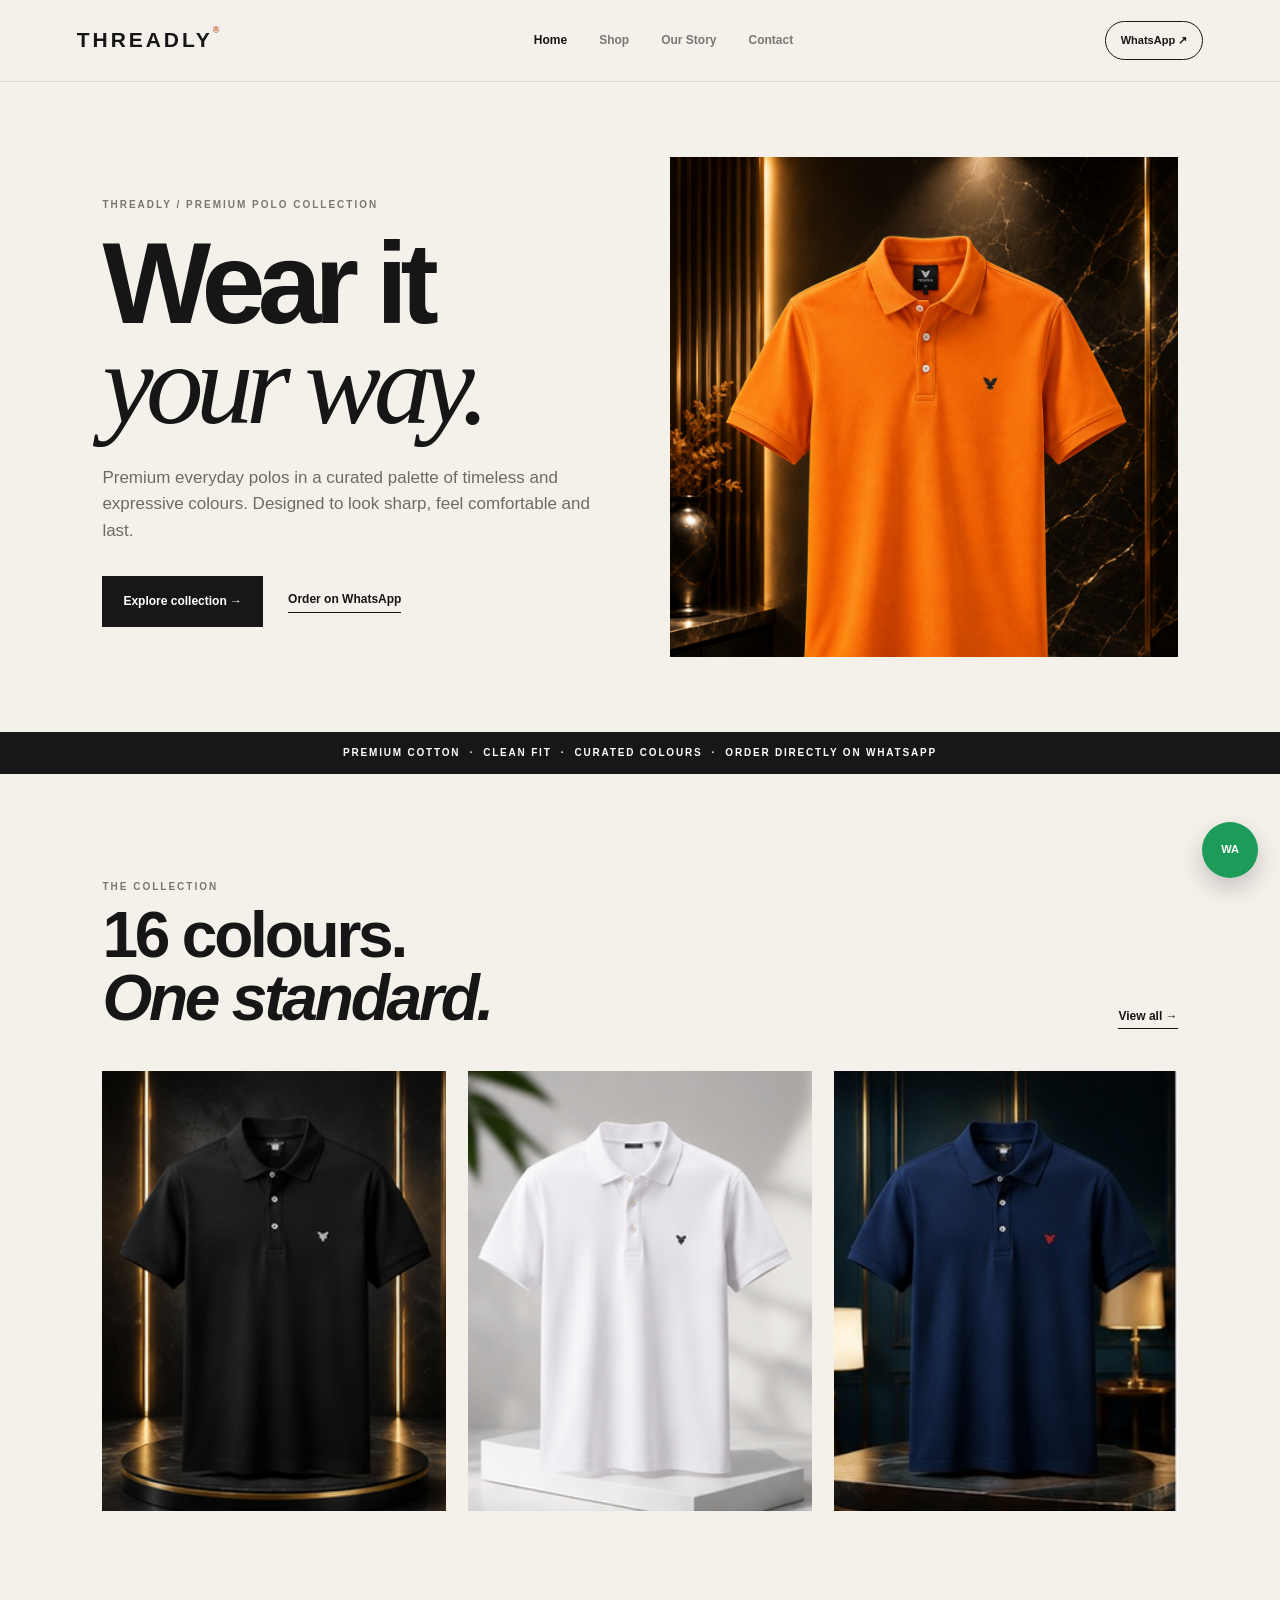
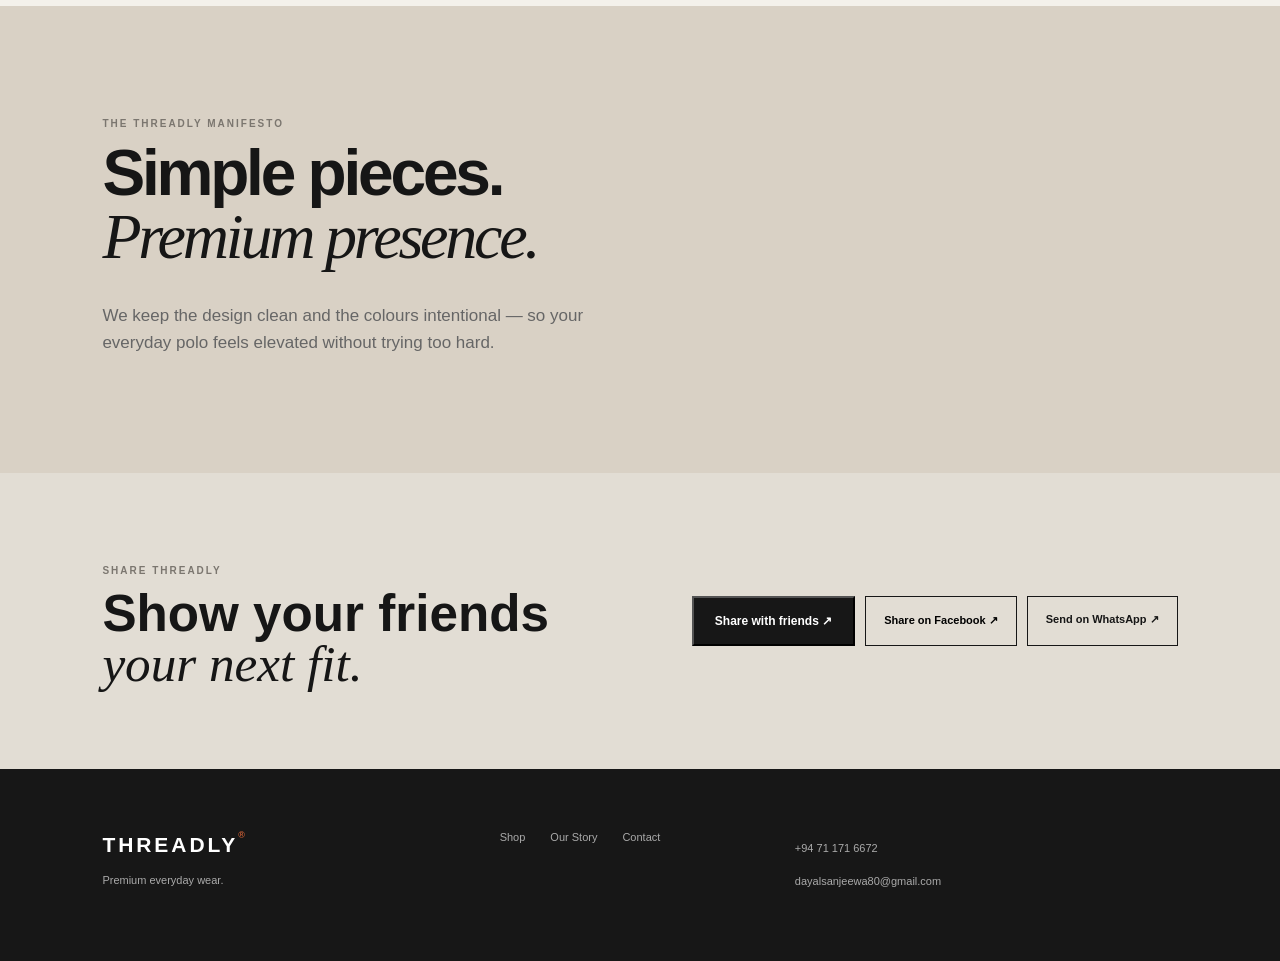
<file: index.html>
<!DOCTYPE html>
<html lang="en"><head><meta charset="UTF-8"><meta name="viewport" content="width=device-width,initial-scale=1.0">
<title>THREADLY | Premium Polos</title><meta name="description" content="THREADLY premium polo collection.">
<link rel="stylesheet" href="style.css"></head><body>
<header>
<a class="brand" href="index.html">THREADLY<span>®</span></a>
<button class="menu" aria-label="Open menu">☰</button>
<nav>
<a class="active" href="index.html">Home</a>
<a class="" href="shop.html">Shop</a>
<a class="" href="about.html">Our Story</a>
<a class="" href="contact.html">Contact</a>
</nav>
<a class="wa" href="https://wa.me/94711716672" target="_blank" rel="noopener">WhatsApp ↗</a>
</header>
<main>
<section class="hero">
<div><p class="tag">THREADLY / PREMIUM POLO COLLECTION</p><h1>Wear it<br><i>your way.</i></h1>
<p class="sub">Premium everyday polos in a curated palette of timeless and expressive colours. Designed to look sharp, feel comfortable and last.</p>
<div class="actions"><a class="btn" href="shop.html">Explore collection →</a><a class="line" href="https://wa.me/94711716672" target="_blank" rel="noopener">Order on WhatsApp</a></div></div>
<div class="hero-photo"><img src="polo-orange.png" alt="THREADLY Orange Polo"></div>
</section>
<div class="ticker">PREMIUM COTTON &nbsp;·&nbsp; CLEAN FIT &nbsp;·&nbsp; CURATED COLOURS &nbsp;·&nbsp; ORDER DIRECTLY ON WHATSAPP</div>
<section class="section"><div class="heading"><div><p class="tag">THE COLLECTION</p><h2>16 colours.<br><i>One standard.</i></h2></div><a class="line" href="shop.html">View all →</a></div>
<div class="featured">
<div><img src="polo-black.png" alt="Black Polo"></div>
<div><img src="polo-white.png" alt="White Polo"></div>
<div><img src="polo-navy.jpg" alt="Navy Polo"></div>
</div></section>
<section class="manifesto"><p class="tag">THE THREADLY MANIFESTO</p><h2>Simple pieces.<br><i>Premium presence.</i></h2><p>We keep the design clean and the colours intentional — so your everyday polo feels elevated without trying too hard.</p></section>
<section class="sharebar"><div><p class="tag">SHARE THREADLY</p><h2>Show your friends<br><i>your next fit.</i></h2></div><div class="share-actions"><button class="btn social-share" type="button">Share with friends ↗</button><button class="social-btn facebook-share" type="button">Share on Facebook ↗</button><a class="social-btn" href="https://wa.me/?text=Check%20out%20THREADLY%20premium%20polos%20%F0%9F%91%95" target="_blank" rel="noopener">Send on WhatsApp ↗</a></div></section></main><footer>
<div><div class="brand">THREADLY<span>®</span></div><p>Premium everyday wear.</p></div>
<div><a href="shop.html">Shop</a><a href="about.html">Our Story</a><a href="contact.html">Contact</a></div>
<div><p>+94 71 171 6672</p><a href="mailto:dayalsanjeewa80@gmail.com">dayalsanjeewa80@gmail.com</a></div>
</footer>
<a class="float" href="https://wa.me/94711716672" target="_blank" rel="noopener">WA</a><script src="script.js"></script></body></html>
</file>
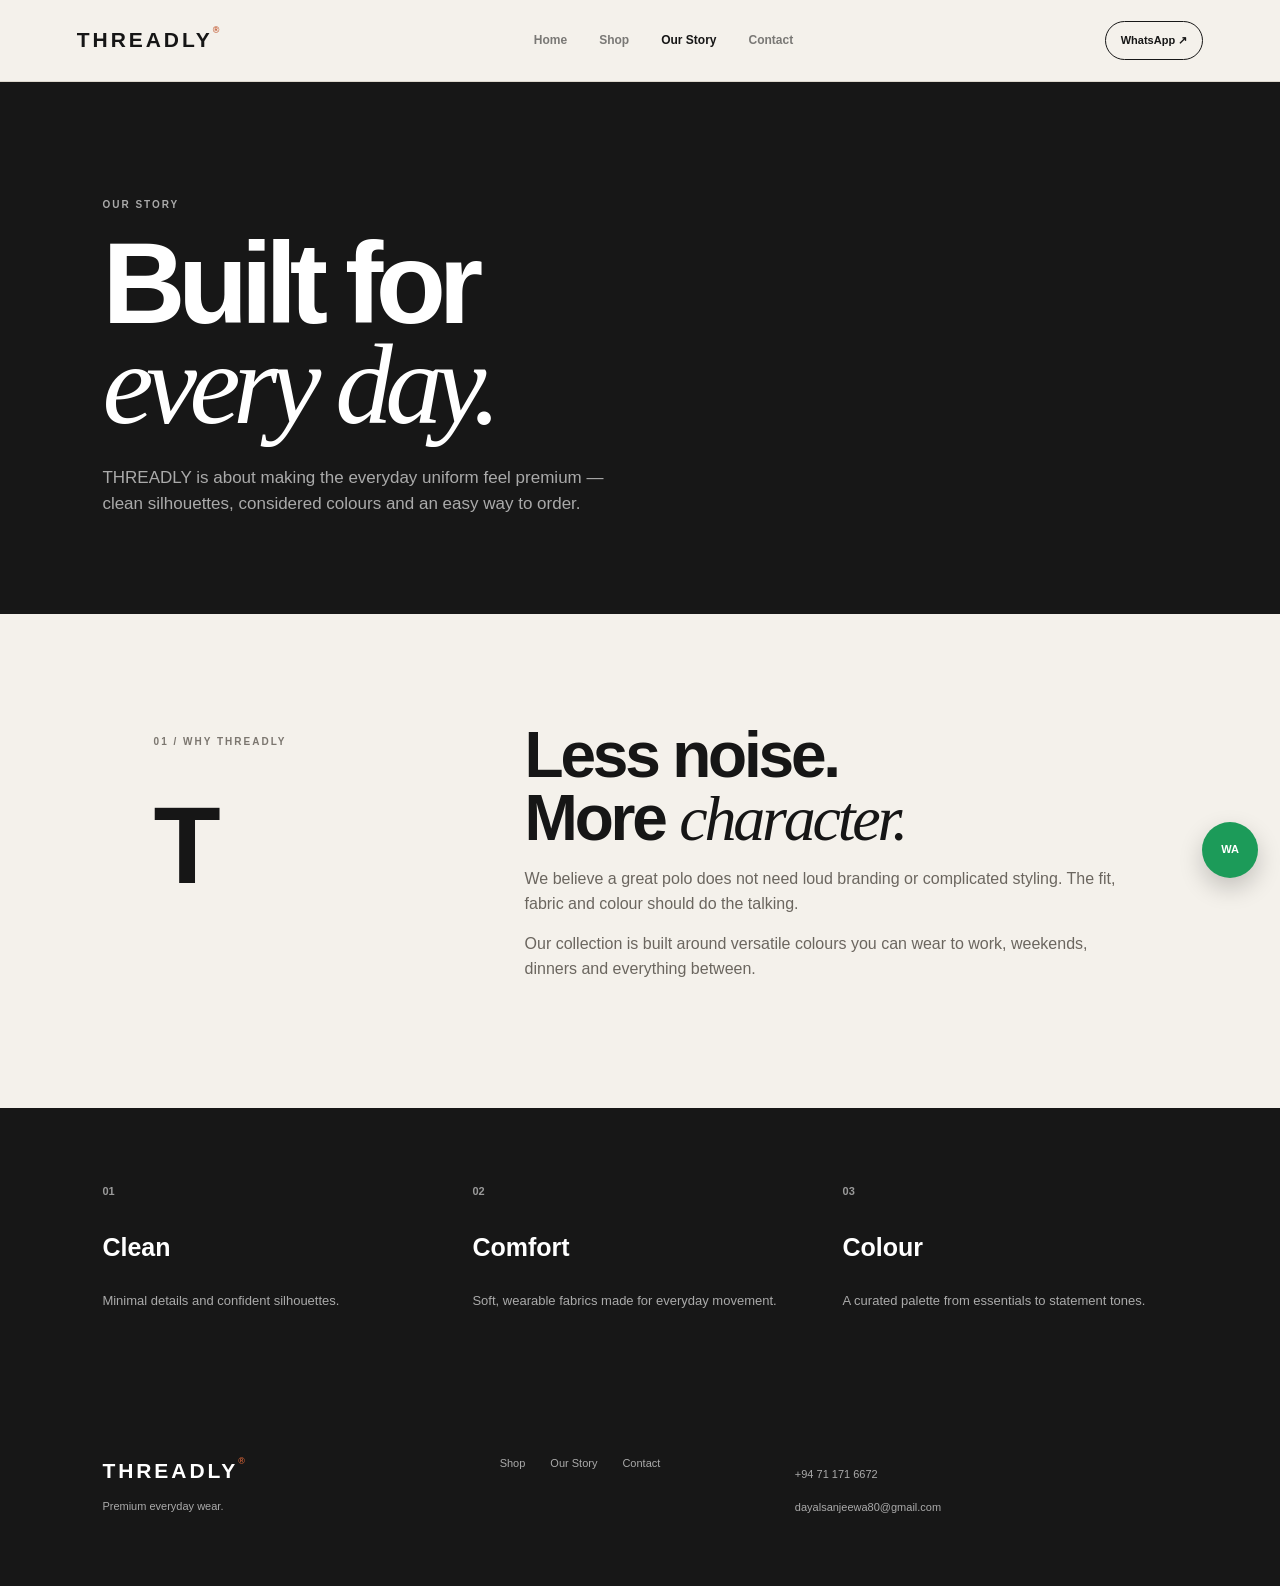
<file: about.html>
<!DOCTYPE html>
<html lang="en"><head><meta charset="UTF-8"><meta name="viewport" content="width=device-width,initial-scale=1.0">
<title>Our Story | THREADLY</title><link rel="stylesheet" href="style.css"></head><body>
<header>
<a class="brand" href="index.html">THREADLY<span>®</span></a>
<button class="menu" aria-label="Open menu">☰</button>
<nav>
<a class="" href="index.html">Home</a>
<a class="" href="shop.html">Shop</a>
<a class="active" href="about.html">Our Story</a>
<a class="" href="contact.html">Contact</a>
</nav>
<a class="wa" href="https://wa.me/94711716672" target="_blank" rel="noopener">WhatsApp ↗</a>
</header>
<main><section class="page dark"><p class="tag">OUR STORY</p><h1>Built for<br><i>every day.</i></h1><p>THREADLY is about making the everyday uniform feel premium — clean silhouettes, considered colours and an easy way to order.</p></section>
<section class="story"><div><p class="tag">01 / WHY THREADLY</p><div class="big">T</div></div><div><h2>Less noise.<br>More <i>character.</i></h2><p>We believe a great polo does not need loud branding or complicated styling. The fit, fabric and colour should do the talking.</p><p>Our collection is built around versatile colours you can wear to work, weekends, dinners and everything between.</p></div></section>
<section class="values"><div><b>01</b><h3>Clean</h3><p>Minimal details and confident silhouettes.</p></div><div><b>02</b><h3>Comfort</h3><p>Soft, wearable fabrics made for everyday movement.</p></div><div><b>03</b><h3>Colour</h3><p>A curated palette from essentials to statement tones.</p></div></section></main><footer>
<div><div class="brand">THREADLY<span>®</span></div><p>Premium everyday wear.</p></div>
<div><a href="shop.html">Shop</a><a href="about.html">Our Story</a><a href="contact.html">Contact</a></div>
<div><p>+94 71 171 6672</p><a href="mailto:dayalsanjeewa80@gmail.com">dayalsanjeewa80@gmail.com</a></div>
</footer>
<a class="float" href="https://wa.me/94711716672" target="_blank" rel="noopener">WA</a><script src="script.js"></script></body></html>
</file>
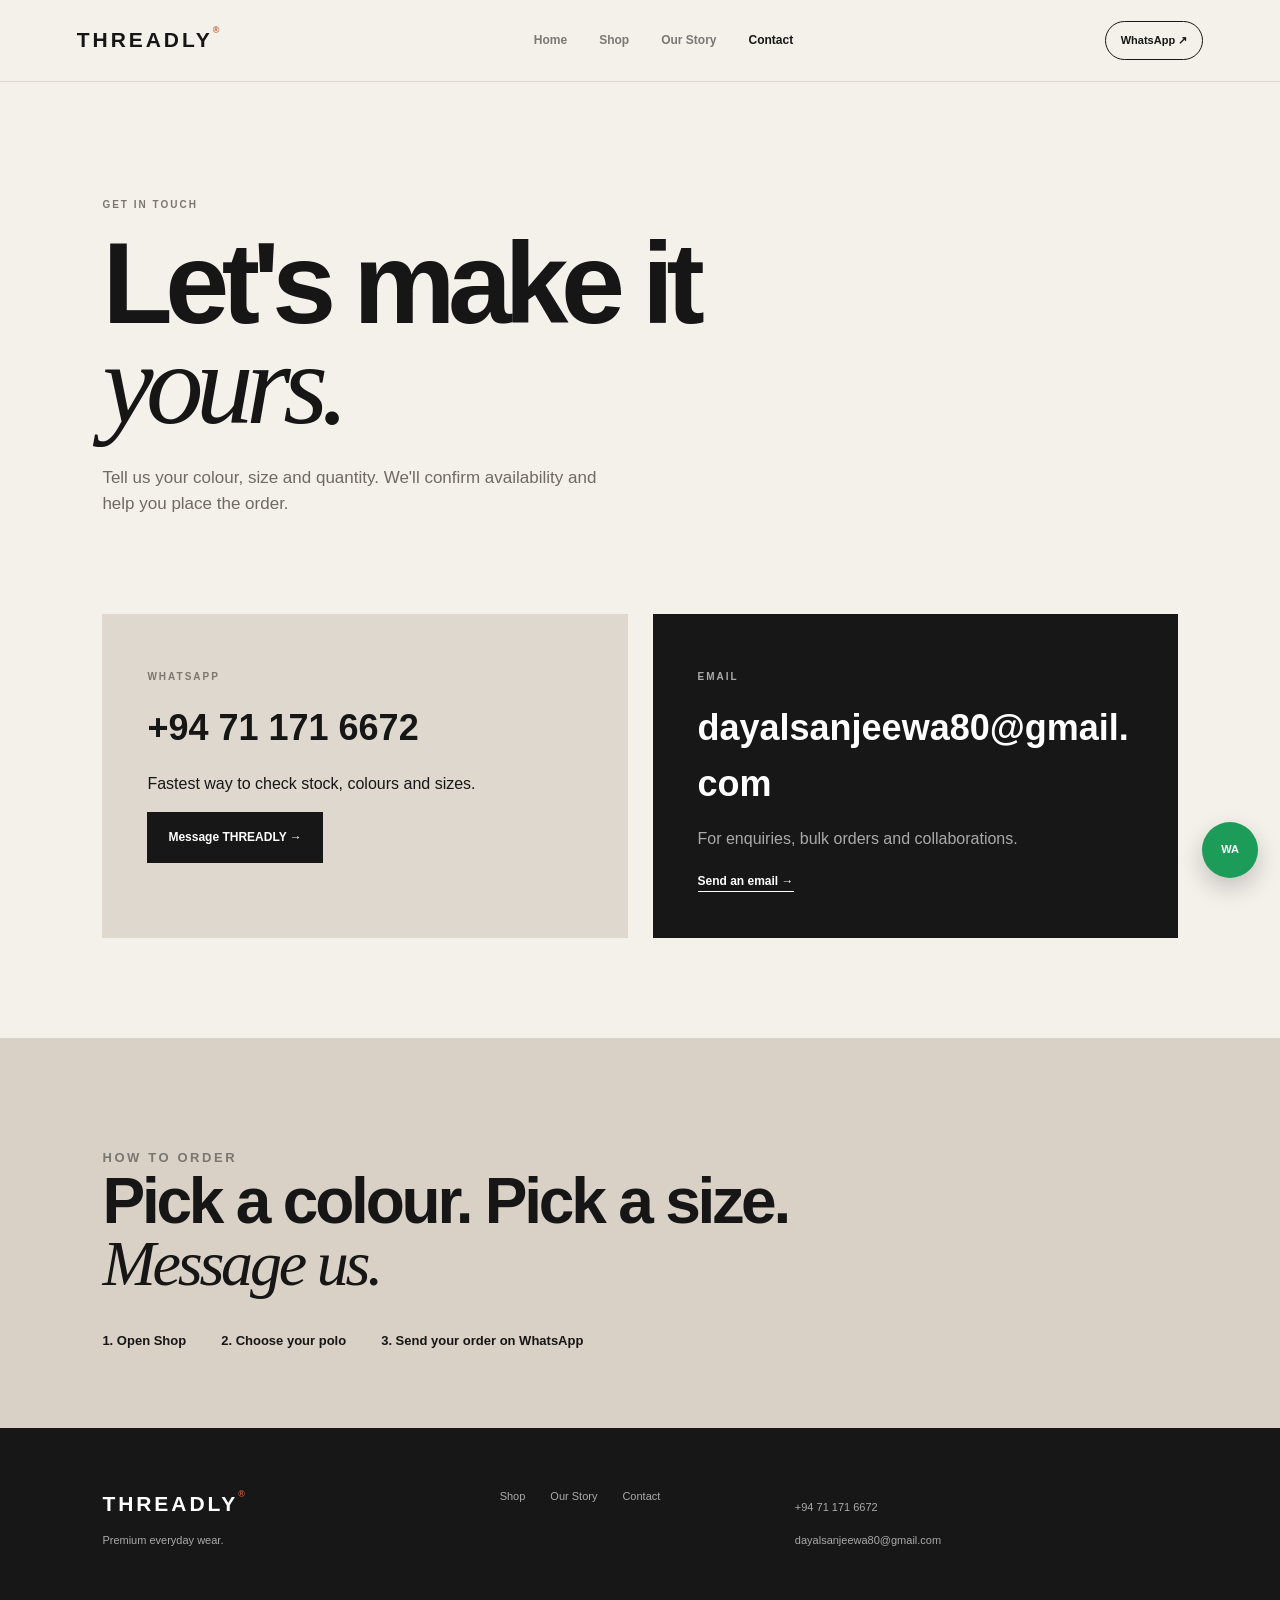
<file: contact.html>
<!DOCTYPE html>
<html lang="en"><head><meta charset="UTF-8"><meta name="viewport" content="width=device-width,initial-scale=1.0">
<title>Contact | THREADLY</title><link rel="stylesheet" href="style.css"></head><body>
<header>
<a class="brand" href="index.html">THREADLY<span>®</span></a>
<button class="menu" aria-label="Open menu">☰</button>
<nav>
<a class="" href="index.html">Home</a>
<a class="" href="shop.html">Shop</a>
<a class="" href="about.html">Our Story</a>
<a class="active" href="contact.html">Contact</a>
</nav>
<a class="wa" href="https://wa.me/94711716672" target="_blank" rel="noopener">WhatsApp ↗</a>
</header>
<main><section class="page"><p class="tag">GET IN TOUCH</p><h1>Let's make it<br><i>yours.</i></h1><p>Tell us your colour, size and quantity. We'll confirm availability and help you place the order.</p></section>
<section class="contact"><div><p class="tag">WHATSAPP</p><h2>+94 71 171 6672</h2><p>Fastest way to check stock, colours and sizes.</p><a class="btn" href="https://wa.me/94711716672" target="_blank" rel="noopener">Message THREADLY →</a></div>
<div><p class="tag">EMAIL</p><h2>dayalsanjeewa80@gmail.com</h2><p>For enquiries, bulk orders and collaborations.</p><a class="line" href="mailto:dayalsanjeewa80@gmail.com">Send an email →</a></div></section>
<section class="orderinfo"><p class="tag">HOW TO ORDER</p><h2>Pick a colour. Pick a size.<br><i>Message us.</i></h2><p>1. Open Shop</p><p>2. Choose your polo</p><p>3. Send your order on WhatsApp</p></section></main><footer>
<div><div class="brand">THREADLY<span>®</span></div><p>Premium everyday wear.</p></div>
<div><a href="shop.html">Shop</a><a href="about.html">Our Story</a><a href="contact.html">Contact</a></div>
<div><p>+94 71 171 6672</p><a href="mailto:dayalsanjeewa80@gmail.com">dayalsanjeewa80@gmail.com</a></div>
</footer>
<a class="float" href="https://wa.me/94711716672" target="_blank" rel="noopener">WA</a><script src="script.js"></script></body></html>
</file>
<file: style.css>
*{box-sizing:border-box}body{margin:0;background:#f4f1eb;color:#161616;font-family:Arial,Helvetica,sans-serif;line-height:1.55}a{text-decoration:none;color:inherit}header{height:82px;padding:0 6vw;display:flex;align-items:center;justify-content:space-between;border-bottom:1px solid #ddd7cd;position:sticky;top:0;background:#f4f1eb;z-index:20}.brand{font-size:21px;font-weight:900;letter-spacing:.14em}.brand span{font-size:9px;vertical-align:top;color:#c35c34}nav{display:flex;gap:32px;font-size:12px;font-weight:bold}nav a{opacity:.55}nav a.active,nav a:hover{opacity:1}.wa{border:1px solid #171717;border-radius:99px;padding:10px 15px;font-size:11px;font-weight:bold}.menu{display:none;border:0;background:none;font-size:23px}.hero{min-height:650px;padding:75px 8vw;display:grid;grid-template-columns:1fr 1fr;align-items:center;gap:60px}.tag{font-size:10px;font-weight:900;letter-spacing:.2em;color:#7b766f}.hero h1,.page h1{font-size:clamp(62px,9vw,115px);line-height:.87;letter-spacing:-.065em;margin:20px 0 30px}.hero h1 i,.page h1 i,.manifesto h2 i,.story h2 i,.orderinfo h2 i{font-family:Georgia,serif;font-weight:normal}.sub,.page>p:last-child{max-width:520px;color:#6f6a63;font-size:17px}.actions{display:flex;align-items:center;gap:25px;margin-top:32px}.btn{background:#171717;color:white;padding:16px 21px;font-size:12px;font-weight:bold;display:inline-block}.line{font-size:12px;font-weight:bold;border-bottom:1px solid;padding-bottom:3px}.hero-photo{height:500px;display:grid;place-items:center;overflow:hidden;background:#171717}.hero-photo img{width:100%;height:100%;object-fit:cover;display:block}.ticker{background:#171717;color:#fff;padding:13px;text-align:center;white-space:nowrap;overflow:hidden;font-size:10px;font-weight:bold;letter-spacing:.18em}.section{padding:95px 8vw}.heading{display:flex;justify-content:space-between;align-items:end;margin-bottom:42px}.heading h2,.manifesto h2,.story h2,.orderinfo h2{font-size:clamp(38px,5vw,65px);line-height:.98;letter-spacing:-.05em;margin:0}.featured{display:grid;grid-template-columns:repeat(3,1fr);gap:22px}.featured div{height:440px;overflow:hidden;background:#ddd}.featured img{width:100%;height:100%;object-fit:cover;display:block}.manifesto{padding:100px 8vw;background:#d9d1c5}.manifesto>p:last-child{max-width:520px;font-size:17px;color:#666;margin-top:35px}.page{padding:105px 8vw 80px}.page.dark{background:#171717;color:#fff;max-width:none}.page.dark .tag,.page.dark>p:last-child{color:#aaa}.filters{padding:0 8vw 25px;display:flex;gap:10px;border-bottom:1px solid #ddd7cd}.filters button{border:1px solid #c9c3ba;background:none;border-radius:99px;padding:10px 18px;font-weight:bold;font-size:11px;cursor:pointer}.filters button.active{background:#171717;color:#fff}.shopgrid{padding-top:55px}.grid{display:grid;grid-template-columns:repeat(3,1fr);gap:25px}.product-image{height:390px;position:relative;overflow:hidden;background:#ddd}.product-image img{width:100%;height:100%;object-fit:cover;display:block;transition:transform .5s ease}.image-btn{display:block;width:100%;padding:0;border:0;background:none;cursor:zoom-in;text-align:left}.image-btn:hover img{transform:scale(1.035)}.product-image>span{position:absolute;top:16px;left:16px;font-size:9px;letter-spacing:.15em;font-weight:bold;background:#f4f1ebd9;padding:5px 7px}.product-image em{position:absolute;right:16px;bottom:16px;background:#171717;color:#fff;padding:7px 9px;font-size:9px;font-style:normal;font-weight:bold;opacity:0;transition:opacity .2s}.image-btn:hover .product-image em{opacity:1}.prodrow{display:flex;justify-content:space-between;gap:15px}.prodrow h3{margin:14px 0 0}.prodrow p{margin:2px 0;color:#777;font-size:11px}.prodrow strong{font-size:12px;margin-top:15px}.order{display:block;background:#171717;color:#fff;text-align:center;padding:12px;font-size:11px;font-weight:bold;margin-top:14px}.lightbox{position:fixed;inset:0;background:#111e;display:none;align-items:center;justify-content:center;padding:30px;z-index:50}.lightbox.open{display:flex}.lightbox-inner{max-width:min(900px,92vw);max-height:90vh;background:#f4f1eb;padding:14px}.lightbox-inner img{display:block;max-width:100%;max-height:78vh;object-fit:contain}.lightbox-inner h3{margin:10px 5px 2px}.close-lightbox{position:fixed;right:24px;top:18px;border:0;background:#fff;color:#111;width:42px;height:42px;border-radius:50%;font-size:28px;cursor:pointer}.story{padding:110px 12vw;display:grid;grid-template-columns:1fr 2fr;gap:70px}.big{font-size:110px;font-weight:900;letter-spacing:-.08em}.story p:not(.tag){max-width:650px;color:#6b665f}.values{display:grid;grid-template-columns:repeat(3,1fr);gap:35px;padding:70px 8vw;background:#171717;color:#fff}.values b{color:#999;font-size:11px}.values h3{font-size:25px}.values p{color:#aaa;font-size:13px}.contact{padding:0 8vw 100px;display:grid;grid-template-columns:1fr 1fr;gap:25px}.contact>div{background:#ded8ce;padding:45px;min-height:300px}.contact>div+div{background:#171717;color:#fff}.contact>div+div .tag,.contact>div+div p{color:#aaa}.contact h2{font-size:36px;margin:15px 0;word-break:break-word}.orderinfo{padding:75px 8vw;background:#d9d1c5}.orderinfo p{display:inline-block;margin:35px 35px 0 0;font-weight:bold;font-size:13px}footer{background:#171717;color:#fff;padding:60px 8vw;display:grid;grid-template-columns:1.4fr 1fr 1.5fr;gap:40px}footer .brand{display:block}footer p,footer a{color:#aaa;font-size:11px}footer>div:nth-child(2){display:flex;gap:25px}.float{position:fixed;right:22px;bottom:22px;width:56px;height:56px;border-radius:50%;background:#1c9b59;color:white;display:grid;place-items:center;font-weight:900;font-size:11px;box-shadow:0 10px 25px #0003;z-index:30}@media(max-width:800px){header{height:70px}.menu{display:block}nav{display:none;position:absolute;left:0;right:0;top:70px;background:#f4f1eb;padding:22px 7vw;flex-direction:column;gap:17px;border-bottom:1px solid #ddd}nav.open{display:flex}.wa{display:none}.hero{grid-template-columns:1fr;padding:55px 7vw}.hero-photo{height:390px}.section,.page,.contact,.story,.values,footer,.orderinfo{padding-left:7vw;padding-right:7vw}.featured,.grid,.contact,.story,.values,footer{grid-template-columns:1fr}.heading{align-items:start;gap:20px}.product-image{height:430px}.big{font-size:70px}.close-lightbox{right:14px;top:12px}.lightbox{padding:12px}}
.sharebar{padding:80px 8vw;background:#e2ddd4;display:flex;justify-content:space-between;align-items:center;gap:30px}.sharebar h2{font-size:clamp(34px,4vw,58px);line-height:.98;margin:0}.sharebar h2 i{font-family:Georgia,serif;font-weight:normal}.share-actions{display:flex;flex-wrap:wrap;gap:10px}.social-btn{border:1px solid #171717;background:transparent;padding:14px 18px;font-size:11px;font-weight:bold;cursor:pointer}.social-btn:hover{background:#171717;color:#fff}@media(max-width:800px){.sharebar{display:block;padding:60px 7vw}.share-actions{margin-top:25px}}
</file>
